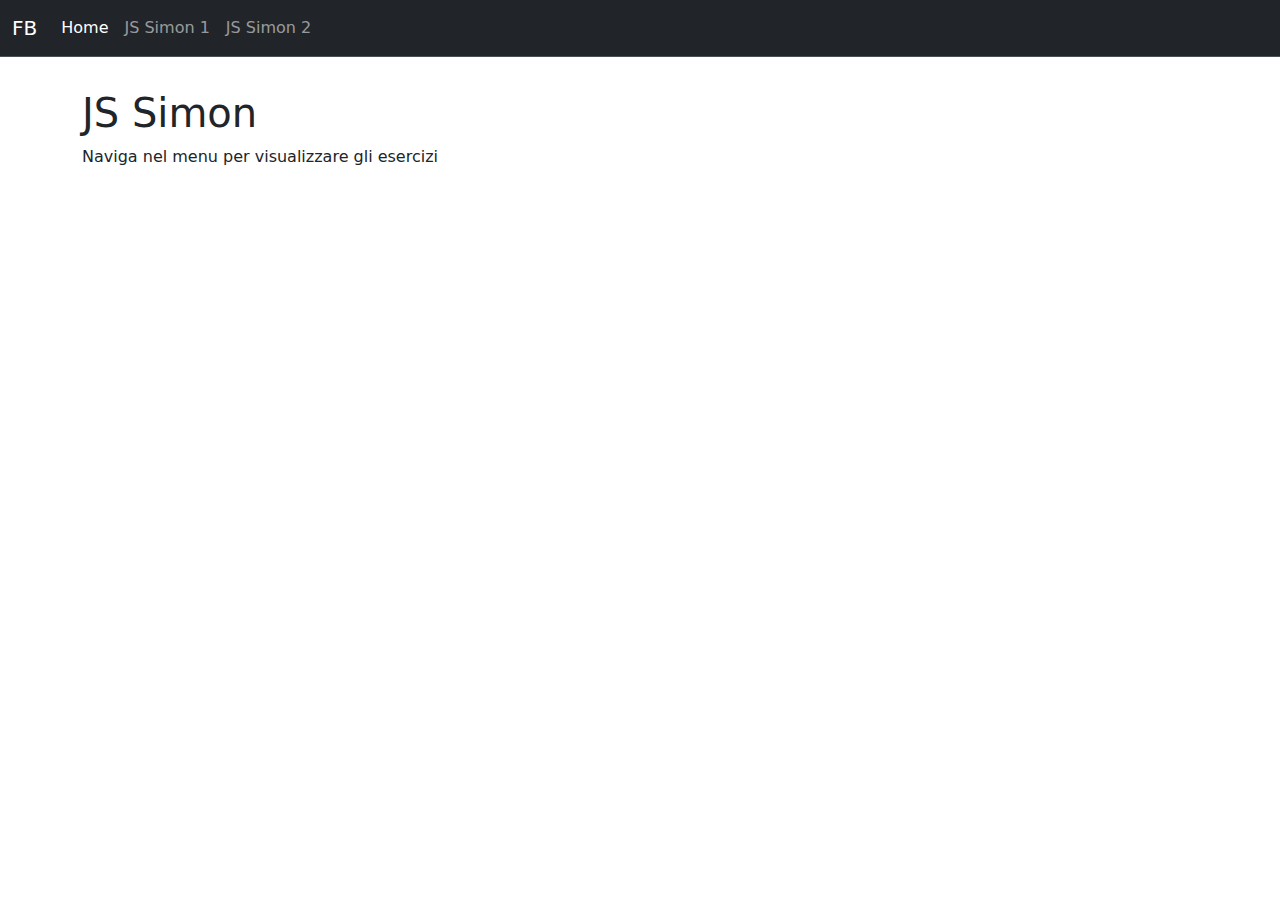
<file: index.html>
<!DOCTYPE html>
<html lang="it">

<head>
    <meta charset="UTF-8">
    <meta name="viewport" content="width=device-width, initial-scale=1.0">
    <title>Esercizio 11/04/2025 - Federico Bacci - Boolean corso Web Development classe #144</title>

    <meta name="description" content="Esercizio n°29 (11/04/2025): JS Simon - Generazione di una combinazione casuale, ricezione da parte di una combinazione da parte dell'utente e confronto tra le due. 
    Studente: Federico Bacci. 
    Corso: Boolean corso Web Development classe #144">

    <!-- FONT AWESOME 6.7.2 CDN -->
    <!-- <link rel="stylesheet" href="https://cdnjs.cloudflare.com/ajax/libs/font-awesome/6.7.2/css/all.min.css" integrity="sha512-Evv84Mr4kqVGRNSgIGL/F/aIDqQb7xQ2vcrdIwxfjThSH8CSR7PBEakCr51Ck+w+/U6swU2Im1vVX0SVk9ABhg==" crossorigin="anonymous" referrerpolicy="no-referrer" /> -->

    <!-- BOOTSTRAP 5.3.3 CDN (CSS) -->
    <link href="https://cdn.jsdelivr.net/npm/bootstrap@5.3.3/dist/css/bootstrap.min.css" rel="stylesheet"
        integrity="sha384-QWTKZyjpPEjISv5WaRU9OFeRpok6YctnYmDr5pNlyT2bRjXh0JMhjY6hW+ALEwIH" crossorigin="anonymous">

    <!-- CUSTOM CSS -->
    <link rel="stylesheet" href="./assets/css/style.css">
</head>

<body>

    <header>
        <nav class="navbar navbar-expand-lg bg-dark border-bottom border-body" data-bs-theme="dark">
            <div class="container-fluid">
                <a class="navbar-brand" href="/">
                    FB
                </a>
                <button class="navbar-toggler" type="button" data-bs-toggle="collapse"
                    data-bs-target="#navbarSupportedContent" aria-controls="navbarSupportedContent"
                    aria-expanded="false" aria-label="Toggle navigation">
                    <span class="navbar-toggler-icon"></span>
                </button>
                <div class="collapse navbar-collapse" id="navbarSupportedContent">
                    <ul class="navbar-nav me-auto mb-2 mb-lg-0">
                        <li class="nav-item">
                            <a class="nav-link active" aria-current="page" href="/">
                                Home
                            </a>
                        </li>
                        <li class="nav-item">
                            <a class="nav-link" aria-current="page" href="/js-simon-1/index.html">
                                JS Simon 1
                            </a>
                        </li>
                        <li class="nav-item">
                            <a class="nav-link" aria-current="page" href="/js-simon-2/index.html">
                                JS Simon 2
                            </a>
                        </li>
                    </ul>
                </div>
            </div>
        </nav>
    </header>

    <main>
        <section>
            <div class="container">
                <div class="row">
                    <div class="col-12">
                        <h1>
                            JS Simon
                        </h1>
                        <p>
                            Naviga nel menu per visualizzare gli esercizi
                        </p>
                    </div>
                </div>
            </div>
        </section>
    </main>

    <!-- BOOTSTRAP 5.3.3 CDN (JS) -->
    <script src="https://cdn.jsdelivr.net/npm/bootstrap@5.3.3/dist/js/bootstrap.bundle.min.js"
        integrity="sha384-YvpcrYf0tY3lHB60NNkmXc5s9fDVZLESaAA55NDzOxhy9GkcIdslK1eN7N6jIeHz"
        crossorigin="anonymous"></script>

    <!-- CUSTOM JS -->
    <!-- <script src="./assets/js/main.js"></script> -->
</body>

</html>
</file>
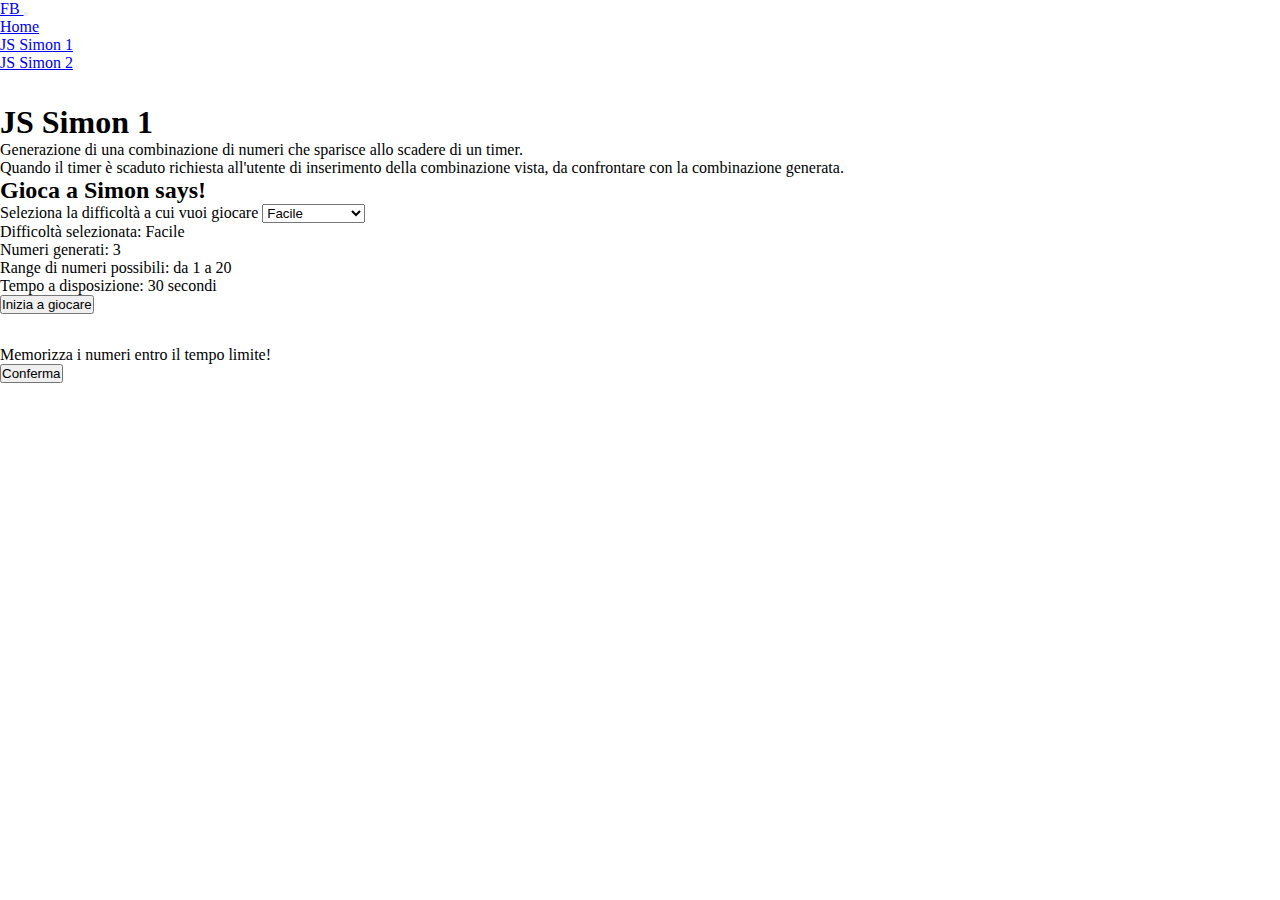
<file: js-simon-1/index.html>
<!DOCTYPE html>
<html lang="en">

<head>
  <meta charset="UTF-8" />
  <meta http-equiv="X-UA-Compatible" content="IE=edge" />
  <meta name="viewport" content="width=device-width, initial-scale=1.0" />
  <title>Esercizio 11/04/2025 - Federico Bacci - Boolean corso Web Development classe #144</title>

  <meta name="description" content="Esercizio n°29 (11/04/2025): JS Simon - Generazione di una combinazione casuale, ricezione da parte di una combinazione da parte dell'utente e confronto tra le due. 
  Studente: Federico Bacci. 
  Corso: Boolean corso Web Development classe #144">

  <!-- Bootstrap -->
  <link rel='stylesheet' href='https://cdnjs.cloudflare.com/ajax/libs/bootstrap/5.3.2/css/bootstrap.min.css'
    integrity='sha512-b2QcS5SsA8tZodcDtGRELiGv5SaKSk1vDHDaQRda0htPYWZ6046lr3kJ5bAAQdpV2mmA/4v0wQF9MyU6/pDIAg=='
    crossorigin='anonymous' />

  <!-- STILE GENERALE -->
  <link rel="stylesheet" href="../assets/css/style.css" type="text/css" />
</head>

<body>

  <header>
    <nav class="navbar navbar-expand-lg bg-dark border-bottom border-body" data-bs-theme="dark">
      <div class="container-fluid">
        <a class="navbar-brand" href="/">
          FB
        </a>
        <button class="navbar-toggler" type="button" data-bs-toggle="collapse" data-bs-target="#navbarSupportedContent"
          aria-controls="navbarSupportedContent" aria-expanded="false" aria-label="Toggle navigation">
          <span class="navbar-toggler-icon"></span>
        </button>
        <div class="collapse navbar-collapse" id="navbarSupportedContent">
          <ul class="navbar-nav me-auto mb-2 mb-lg-0">
            <li class="nav-item">
              <a class="nav-link" aria-current="page" href="/">
                Home
              </a>
            </li>
            <li class="nav-item">
              <a class="nav-link active" aria-current="page" href="/js-simon-1/index.html">
                JS Simon 1
              </a>
            </li>
            <li class="nav-item">
              <a class="nav-link" aria-current="page" href="/js-simon-2/index.html">
                JS Simon 2
              </a>
            </li>
          </ul>
        </div>
      </div>
    </nav>
  </header>

  <main>
    <section>
      <div class="container">
        <div class="row">
          <div class="col-12">
            <h1>
              JS Simon 1
            </h1>
            <p>
              Generazione di una combinazione di numeri che sparisce allo scadere di un timer.
            </p>
            <p>
              Quando il timer è scaduto richiesta all'utente di inserimento della combinazione vista, da confrontare con
              la combinazione generata.
            </p>
            <div class="card shadow p-3 mt-5">
              <h2 class="text-center mt-0 mb-4">
                Gioca a Simon says!
              </h2>
              <div class=" mt-0 mb-4">
                <label for="selectDifficulty" class="form-label fw-bolder">
                  Seleziona la difficoltà a cui vuoi giocare
                </label>
                <select name="selectDifficulty" id="selectDifficulty" class="form-select">
                  <!-- <option value="facile">
                    Facile
                  </option>
                  <option value="medio">
                    Medio
                  </option>
                  <option value="difficile">
                    Difficile
                  </option> -->
                </select>
              </div>
              <div id="difficultyDescription" class=" mt-0 mb-4">
              </div>
              <button id="startGameButton" class="btn btn-primary">
                Inizia a giocare
              </button>
            </div>
          </div>
        </div>
      </div>
    </section>
  </main>



  <div id="gameScreenElement" class="d-none vh-100 m-auto d-flex justify-content-center align-items-center flex-column">
    <!-- Countdown -->
    <div id="countdown" class="fs-1 fw-bolder">
    </div>
    <p id="instructions">
      Memorizza i numeri entro il tempo limite!
    </p>

    <!-- Numbers -->
    <ul id="numbers-list" class="d-flex gap-3 list-unstyled"></ul>
    <!-- <ul id="numbers-list" class="d-flex gap-5 list-unstyled"></ul> -->

    <!-- Form -->
    <form id="answers-form" class="d-none">
      <div class="d-flex gap-3" id="input-group">
        <!-- <div class="d-flex gap-5" id="input-group"> -->
        <!-- <input type="number" class="form-control" min="1" max="50" required>
        <input type="number" class="form-control" min="1" max="50" required>
        <input type="number" class="form-control" min="1" max="50" required>
        <input type="number" class="form-control" min="1" max="50" required>
        <input type="number" class="form-control" min="1" max="50" required> -->
      </div>
      <button type="button" id="confirmButton" class="btn btn-primary mt-2 d-block mx-auto">
        Conferma
      </button>
      <p class="text-danger text-center" id="message">
      </p>
    </form>

    <div id="results" class="card shadow mt-4 p-4 d-none">
    </div>
  </div>





  <!-- BOOTSTRAP 5.3.3 CDN (JS) -->
  <script src="https://cdn.jsdelivr.net/npm/bootstrap@5.3.3/dist/js/bootstrap.bundle.min.js"
    integrity="sha384-YvpcrYf0tY3lHB60NNkmXc5s9fDVZLESaAA55NDzOxhy9GkcIdslK1eN7N6jIeHz"
    crossorigin="anonymous"></script>

  <!-- Scripts -->
  <script src="js/functions.js"></script>
  <script src="js/script.js"></script>
</body>

</html>
</file>
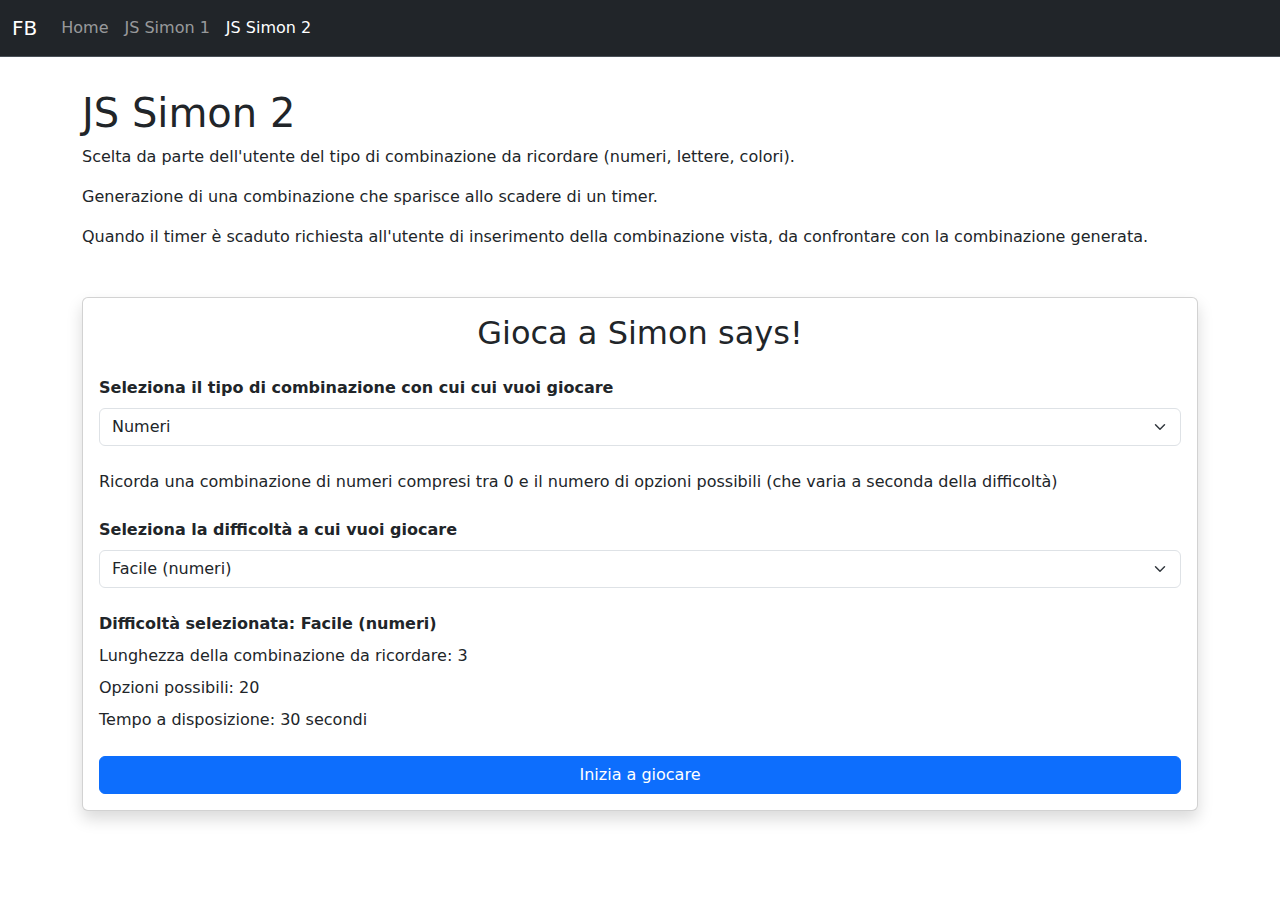
<file: js-simon-2/index.html>
<!DOCTYPE html>
<html lang="it">

<head>
    <meta charset="UTF-8">
    <meta name="viewport" content="width=device-width, initial-scale=1.0">
    <title>Esercizio 11/04/2025 - Federico Bacci - Boolean corso Web Development classe #144</title>

    <meta name="description" content="Esercizio n°29 (11/04/2025): JS Simon - Generazione di una combinazione casuale, ricezione da parte di una combinazione da parte dell'utente e confronto tra le due. 
  Studente: Federico Bacci. 
  Corso: Boolean corso Web Development classe #144">

    <!-- FONT AWESOME 6.7.2 CDN -->
    <!-- <link rel="stylesheet" href="https://cdnjs.cloudflare.com/ajax/libs/font-awesome/6.7.2/css/all.min.css" integrity="sha512-Evv84Mr4kqVGRNSgIGL/F/aIDqQb7xQ2vcrdIwxfjThSH8CSR7PBEakCr51Ck+w+/U6swU2Im1vVX0SVk9ABhg==" crossorigin="anonymous" referrerpolicy="no-referrer" /> -->

    <!-- BOOTSTRAP 5.3.3 CDN (CSS) -->
    <link href="https://cdn.jsdelivr.net/npm/bootstrap@5.3.3/dist/css/bootstrap.min.css" rel="stylesheet"
        integrity="sha384-QWTKZyjpPEjISv5WaRU9OFeRpok6YctnYmDr5pNlyT2bRjXh0JMhjY6hW+ALEwIH" crossorigin="anonymous">

    <!-- CUSTOM CSS -->
    <link rel="stylesheet" href="./assets/css/style.css">
</head>

<body>

    <header>
        <nav class="navbar navbar-expand-lg bg-dark border-bottom border-body" data-bs-theme="dark">
            <div class="container-fluid">
                <a class="navbar-brand" href="/">
                    FB
                </a>
                <button class="navbar-toggler" type="button" data-bs-toggle="collapse"
                    data-bs-target="#navbarSupportedContent" aria-controls="navbarSupportedContent"
                    aria-expanded="false" aria-label="Toggle navigation">
                    <span class="navbar-toggler-icon"></span>
                </button>
                <div class="collapse navbar-collapse" id="navbarSupportedContent">
                    <ul class="navbar-nav me-auto mb-2 mb-lg-0">
                        <li class="nav-item">
                            <a class="nav-link" aria-current="page" href="/">
                                Home
                            </a>
                        </li>
                        <li class="nav-item">
                            <a class="nav-link" aria-current="page" href="/js-simon-1/index.html">
                                JS Simon 1
                            </a>
                        </li>
                        <li class="nav-item">
                            <a class="nav-link active" aria-current="page" href="/js-simon-2/index.html">
                                JS Simon 2
                            </a>
                        </li>
                    </ul>
                </div>
            </div>
        </nav>
    </header>

    <main>
        <section>
            <div class="container">
                <div class="row">
                    <div class="col-12">
                        <h1>
                            JS Simon 2
                        </h1>
                        <p>
                            Scelta da parte dell'utente del tipo di combinazione da ricordare (numeri, lettere, colori).
                        </p>
                        <p>
                            Generazione di una combinazione che sparisce allo scadere di un timer.
                        </p>
                        <p>
                            Quando il timer è scaduto richiesta all'utente di inserimento della combinazione vista, da
                            confrontare con
                            la combinazione generata.
                        </p>




                        <div class="card shadow p-3 mt-5">
                            <h2 class="text-center mt-0 mb-4">
                                Gioca a Simon says!
                            </h2>
                            <div class=" mt-0 mb-4">
                                <label for="selectCombinationType" class="form-label fw-bolder">
                                    Seleziona il tipo di combinazione con cui cui vuoi giocare
                                </label>
                                <select name="selectCombinationType" id="selectCombinationType" class="form-select">
                                </select>
                            </div>
                            <div id="combinationTypeDescription" class="mt-0 mb-4">
                            </div>
                            <div class=" mt-0 mb-4">
                                <label for="selectDifficulty" class="form-label fw-bolder">
                                    Seleziona la difficoltà a cui vuoi giocare
                                </label>
                                <select name="selectDifficulty" id="selectDifficulty" class="form-select">
                                </select>
                            </div>
                            <div id="difficultyDescription" class=" mt-0 mb-4">
                            </div>
                            <button id="startGameButton" class="btn btn-primary">
                                Inizia a giocare
                            </button>
                        </div>



                    </div>
                </div>
            </div>
        </section>
    </main>





    <div id="gameScreenElement"
        class="d-none vh-100 m-auto d-flex justify-content-center align-items-center flex-column">
        <!-- Countdown -->
        <div id="countdown" class="fs-1 fw-bolder">
        </div>
        <p id="instructions">
            Memorizza la combinazione entro il tempo limite!
        </p>

        <!-- Combination -->
        <ul id="combination-list" class="d-flex gap-3 list-unstyled"></ul>

        <!-- Form -->
        <div class="container">
            <div class="col-12">
                <form id="answers-form" class="d-none">
                    <div class="d-flex gap-3 flex-wrap justify-content-center d-none mb-4" id="colorsOptions">
                    </div>
                    <div class="d-flex gap-3 justify-content-center" id="input-group">
                    </div>
                    <button type="button" id="confirmButton" class="btn btn-primary mt-2 d-block mx-auto">
                        Conferma
                    </button>
                    <p class="text-danger text-center" id="message">
                    </p>
                </form>
            </div>
        </div>

        <div id="results" class="card shadow mt-4 p-4 d-none">
        </div>
    </div>






    <!-- BOOTSTRAP 5.3.3 CDN (JS) -->
    <script src="https://cdn.jsdelivr.net/npm/bootstrap@5.3.3/dist/js/bootstrap.bundle.min.js"
        integrity="sha384-YvpcrYf0tY3lHB60NNkmXc5s9fDVZLESaAA55NDzOxhy9GkcIdslK1eN7N6jIeHz"
        crossorigin="anonymous"></script>

    <!-- CUSTOM JS -->
    <script src="./assets/js/combination-types.js"></script>
    <script src="./assets/js/difficulties.js"></script>
    <script src="./assets/js/functions.js"></script>
    <script src="./assets/js/script.js"></script>
</body>

</html>
</file>
<file: assets/css/style.css>
/* ===== DEFAULT CSS ===== */

/* ↩️ RESET */
* {
    margin: 0;
    padding: 0;
    box-sizing: border-box;
}

/* ⚠️ DEBUG */
.debug ,
.debug * {
    padding: 5px;
    background-color: #ff000022;
    border: 2px dashed red;
}

/* 🔁 VARIABILI */
:root {
    --section-spacing: 1rem;
}



/* ===== CUSTOM CSS BELOW ===== */

/* ⚙️  UTILS */
section {
    padding: calc(2 * var(--section-spacing)) 0;
}




/* - GAME CSS - */
/* Generics */

/* # COUNTDOWN */

#countdown {
	font-weight: bolder;
	font-size: 5rem;
}

/* #NUMBERS */
#numbers-list {
	/* font-size: 3rem; */
	font-size: 2.5rem;
}

input {
	width: 80px !important;
}


/* CUSTOM CSS */
.shownNumber {
	width: 4rem;
	height: 4rem;
}
</file>
<file: js-simon-2/assets/css/style.css>
/* ===== DEFAULT CSS ===== */

/* ↩️ RESET */
* {
    margin: 0;
    padding: 0;
    box-sizing: border-box;
    font-size: 16px;
}

/* ⚠️ DEBUG */
.debug ,
.debug * {
    padding: 5px;
    background-color: #ff000022;
    border: 2px dashed red;
}

/* 🔁 VARIABILI */
:root {
    --section-spacing: 1rem;
}



/* ===== CUSTOM CSS BELOW ===== */

/* ⚙️  UTILS */
section {
    padding: calc(2 * var(--section-spacing)) 0;
}


.shownElement {
    width: 5rem;
    height: 5rem;
}

.answerFakeInput {
    pointer-events: none;
    width: 3rem;
    height: 3rem;
}
.colorOption {
    width: 2rem;
    height: 2rem;
}
.resultElementContainer {
    display: inline-block;
    width: 1.5rem;
    height: 1.5rem;
    padding: .1rem;
    background-color: #fff;
}

.focused {
    /* border-color: rgb(57, 148, 179); */
    border: 1px solid rgb(57, 148, 179);
}
.inserted {
    /* border-color: black; */
    border: 1px solid black;
}
</file>
